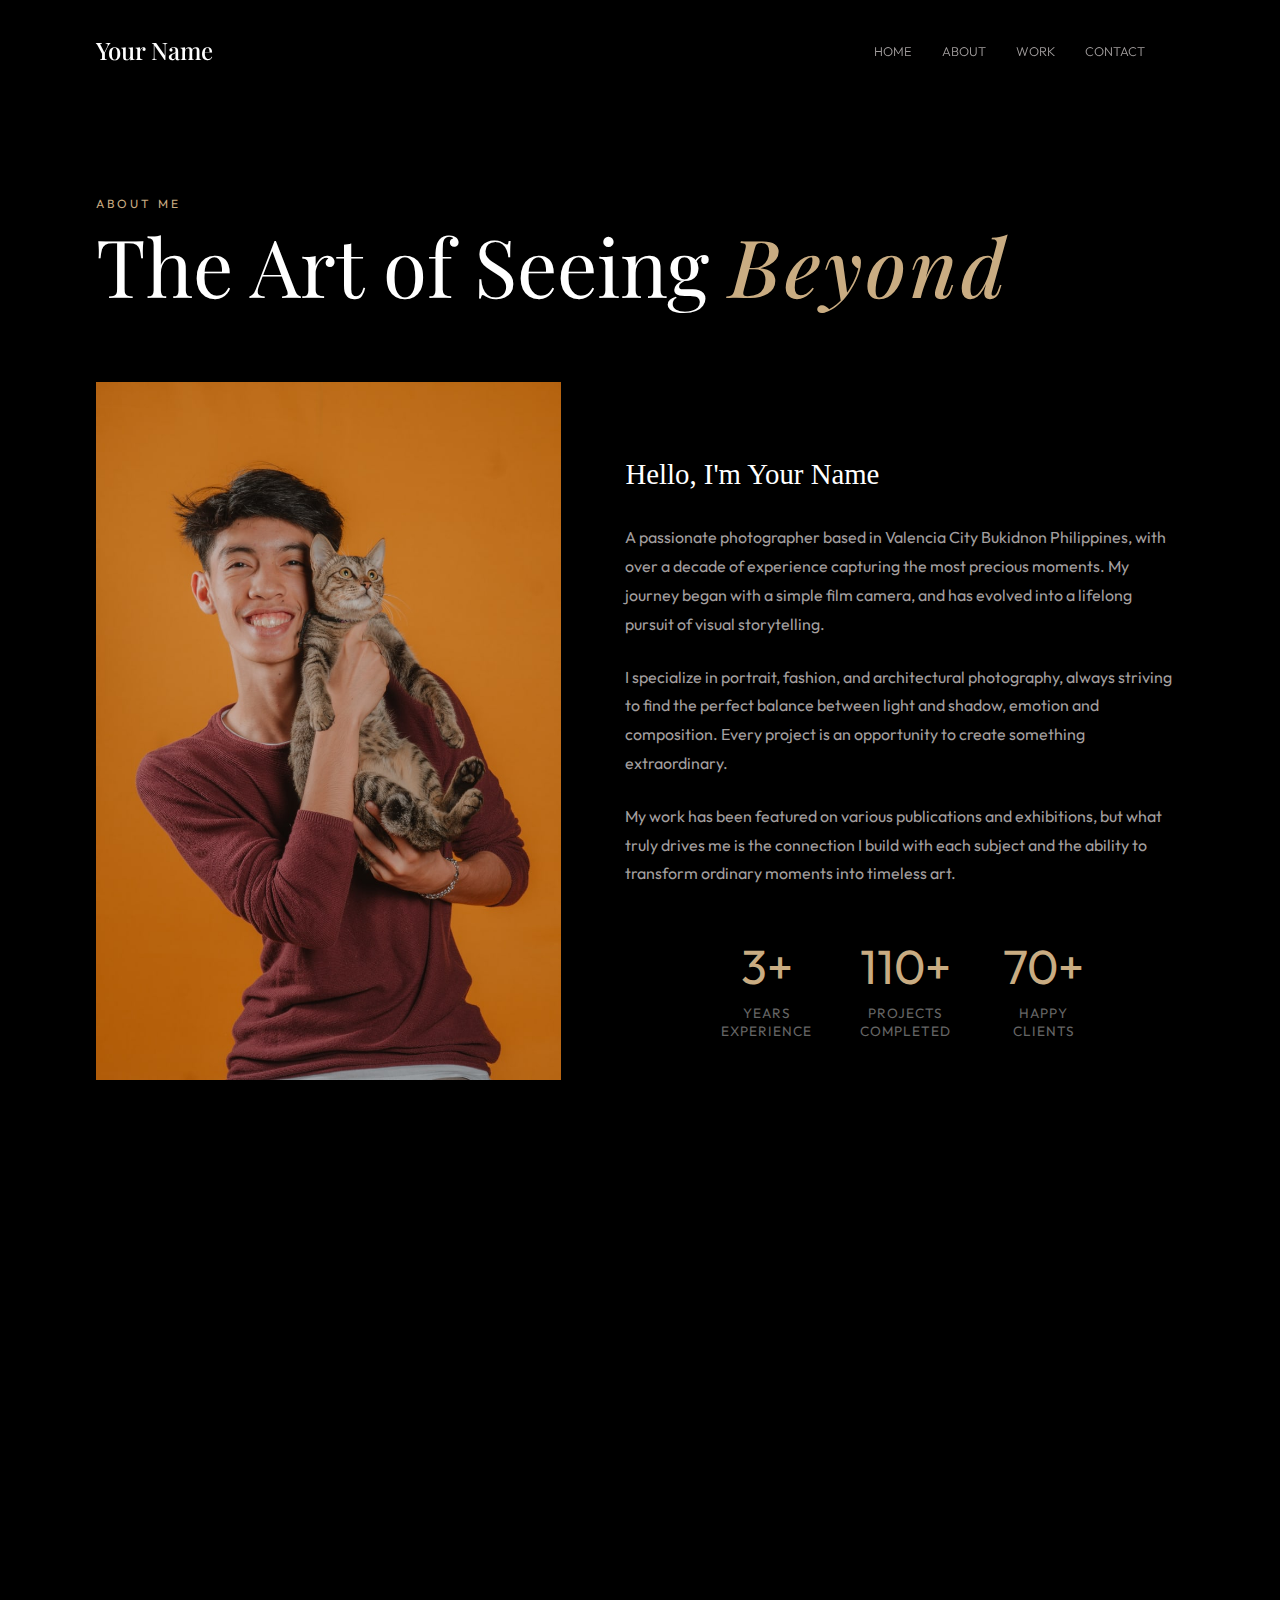
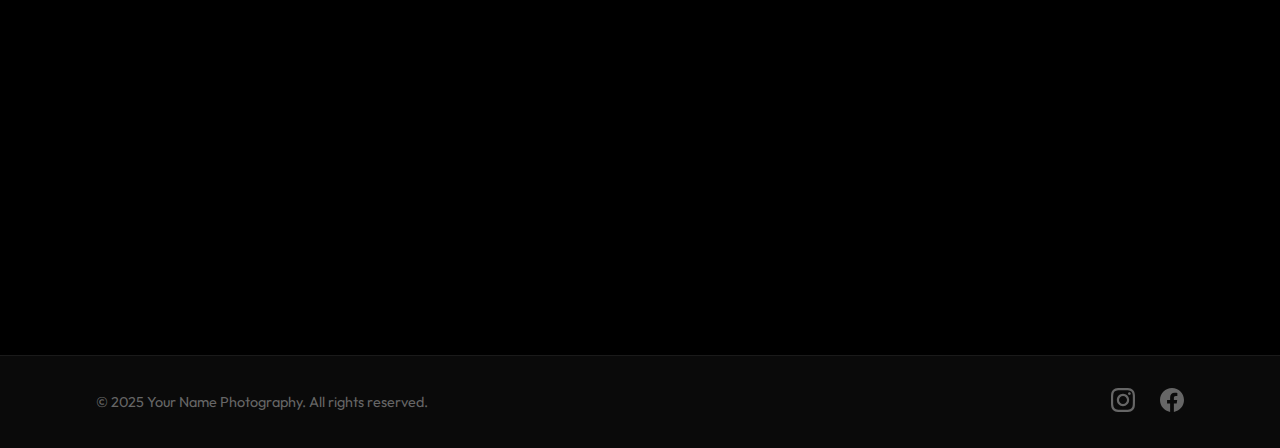
<file: about.html>
<!DOCTYPE html>
<html>
    <head>
        <meta charset="utf-8">
        <meta http-equiv="X-UA-Compatible" content="IE=edge">
        <title>Project-site__001</title>
        <meta name="description" content="Photographer's Portfolio">
        <meta name="viewport" content="width=device-width, initial-scale=1">
        <link rel="stylesheet" href="stylesheet.css">
    </head>
    <body>
        <nav>
                <a href="/">
                    <h1 class="logo-text">Your Name</h1>
                </a>

                <div class="hamburger">
                    <span></span>
                    <span></span>
                    <span></span>
                </div>

                <ul class="nav-items">
                    <li><a href="index.html" class="nav-item">Home</a></li>
                    <li><a href="#about" class="nav-item">About</a></li>
                    <li><a href="work.html" class="nav-item">Work</a></li>
                    <li><a href="#contact" class="nav-item">Contact</a></li>
                </ul>
        </nav>
        <main>
            
            <section>
                <!-- About Hero Section -->
<section class="about-hero">
    <p class="about-tag animate-on-scroll">ABOUT ME</p>
    <h1 class="about-title animate-on-scroll">The Art of Seeing <span class="highlight">Beyond</span></h1>

    <div class="about-content">
        <div class="about-image-wrapper fade-left">
            <img src="images/My-photo.jpg" alt="Your name" class="about-image">
        </div>

        <div class="about-text fade-right">
            <h2 class="about-greeting">Hello, I'm Your Name</h2>
            <p>A passionate photographer based in Valencia City Bukidnon Philippines, with over a decade of experience capturing the most precious moments. My journey began with a simple film camera, and has evolved into a lifelong pursuit of visual storytelling.</p>
            
            <p>I specialize in portrait, fashion, and architectural photography, always striving to find the perfect balance between light and shadow, emotion and composition. Every project is an opportunity to create something extraordinary.</p>
            
            <p>My work has been featured on various publications and exhibitions, but what truly drives me is the connection I build with each subject and the ability to transform ordinary moments into timeless art.</p>

            <!-- Stats -->
            <div class="stats-section">
                <div class="stat-item">
                    <div class="stat-number">3+</div>
                    <div class="stat-label">Years Experience</div>
                </div>
                <div class="stat-item">
                    <div class="stat-number">110+</div>
                    <div class="stat-label">Projects Completed</div>
                </div>
                <div class="stat-item">
                    <div class="stat-number">70+</div>
                    <div class="stat-label">Happy Clients</div>
                </div>
            </div>
        </div>
    </div>
</section>

<!-- Philosophy Section -->
<section class="philosophy-section animate-on-scroll">
    <p class="philosophy-tag">MY PHILOSOPHY</p>
    <blockquote class="philosophy-quote">
        "Photography is the art of frozen time... the ability to store emotion and feelings within a frame."
    </blockquote>
    <p class="philosophy-author"> — Your Name</p>
</section>

<!-- Services Section -->
<section class="services-section">
    <div class="services-grid">
        <div class="service-item animate-on-scroll">
            <div class="service-number">01</div>
            <h3 class="service-title">Portrait Photography</h3>
            <p class="service-description">Capturing the essence of individuals through portraits that reveal personality and emotion.</p>
        </div>

        <div class="service-item animate-on-scroll">
            <div class="service-number">02</div>
            <h3 class="service-title">Fashion & Editorial</h3>
            <p class="service-description">Creating striking visual narratives for fashion brands, magazines, and creative campaigns.</p>
        </div>

        <div class="service-item animate-on-scroll">
            <div class="service-number">03</div>
            <h3 class="service-title">Architectural</h3>
            <p class="service-description">Documenting the beauty of design and nature with precision and artistic vision.</p>
        </div>
    </div>
</section>
            </section>
        
        </main>

        <footer>
        <div class="footer-content">
            <p class="copyright">© 2025 Your Name Photography. All rights reserved.</p>
            <div class="social-links">
                <a href="#instagram" aria-label="Instagram">
                    <svg viewBox="0 0 24 24" fill="currentColor" xmlns="http://www.w3.org/2000/svg">
                        <path d="M12 2.163c3.204 0 3.584.012 4.85.07 3.252.148 4.771 1.691 4.919 4.919.058 1.265.069 1.645.069 4.849 0 3.205-.012 3.584-.069 4.849-.149 3.225-1.664 4.771-4.919 4.919-1.266.058-1.644.07-4.85.07-3.204 0-3.584-.012-4.849-.07-3.26-.149-4.771-1.699-4.919-4.92-.058-1.265-.07-1.644-.07-4.849 0-3.204.013-3.583.07-4.849.149-3.227 1.664-4.771 4.919-4.919 1.266-.057 1.645-.069 4.849-.069zm0-2.163c-3.259 0-3.667.014-4.947.072-4.358.2-6.78 2.618-6.98 6.98-.059 1.281-.073 1.689-.073 4.948 0 3.259.014 3.668.072 4.948.2 4.358 2.618 6.78 6.98 6.98 1.281.058 1.689.072 4.948.072 3.259 0 3.668-.014 4.948-.072 4.354-.2 6.782-2.618 6.979-6.98.059-1.28.073-1.689.073-4.948 0-3.259-.014-3.667-.072-4.947-.196-4.354-2.617-6.78-6.979-6.98-1.281-.059-1.69-.073-4.949-.073zm0 5.838c-3.403 0-6.162 2.759-6.162 6.162s2.759 6.163 6.162 6.163 6.162-2.759 6.162-6.163c0-3.403-2.759-6.162-6.162-6.162zm0 10.162c-2.209 0-4-1.79-4-4 0-2.209 1.791-4 4-4s4 1.791 4 4c0 2.21-1.791 4-4 4zm6.406-11.845c-.796 0-1.441.645-1.441 1.44s.645 1.44 1.441 1.44c.795 0 1.439-.645 1.439-1.44s-.644-1.44-1.439-1.44z"/>
                    </svg>
                </a>
                <a href="#facebook" aria-label="Facebook">
                    <svg viewBox="0 0 24 24" fill="currentColor" xmlns="http://www.w3.org/2000/svg">
                        <path d="M24 12.073c0-6.627-5.373-12-12-12s-12 5.373-12 12c0 5.99 4.388 10.954 10.125 11.854v-8.385H7.078v-3.47h3.047V9.43c0-3.007 1.792-4.669 4.533-4.669 1.312 0 2.686.235 2.686.235v2.953H15.83c-1.491 0-1.956.925-1.956 1.874v2.25h3.328l-.532 3.47h-2.796v8.385C19.612 23.027 24 18.062 24 12.073z"/>
                    </svg>
                </a>
            </div>
        </div>
    </footer>

        <script src="index.js" defer></script>
    </body>
</html>
</file>
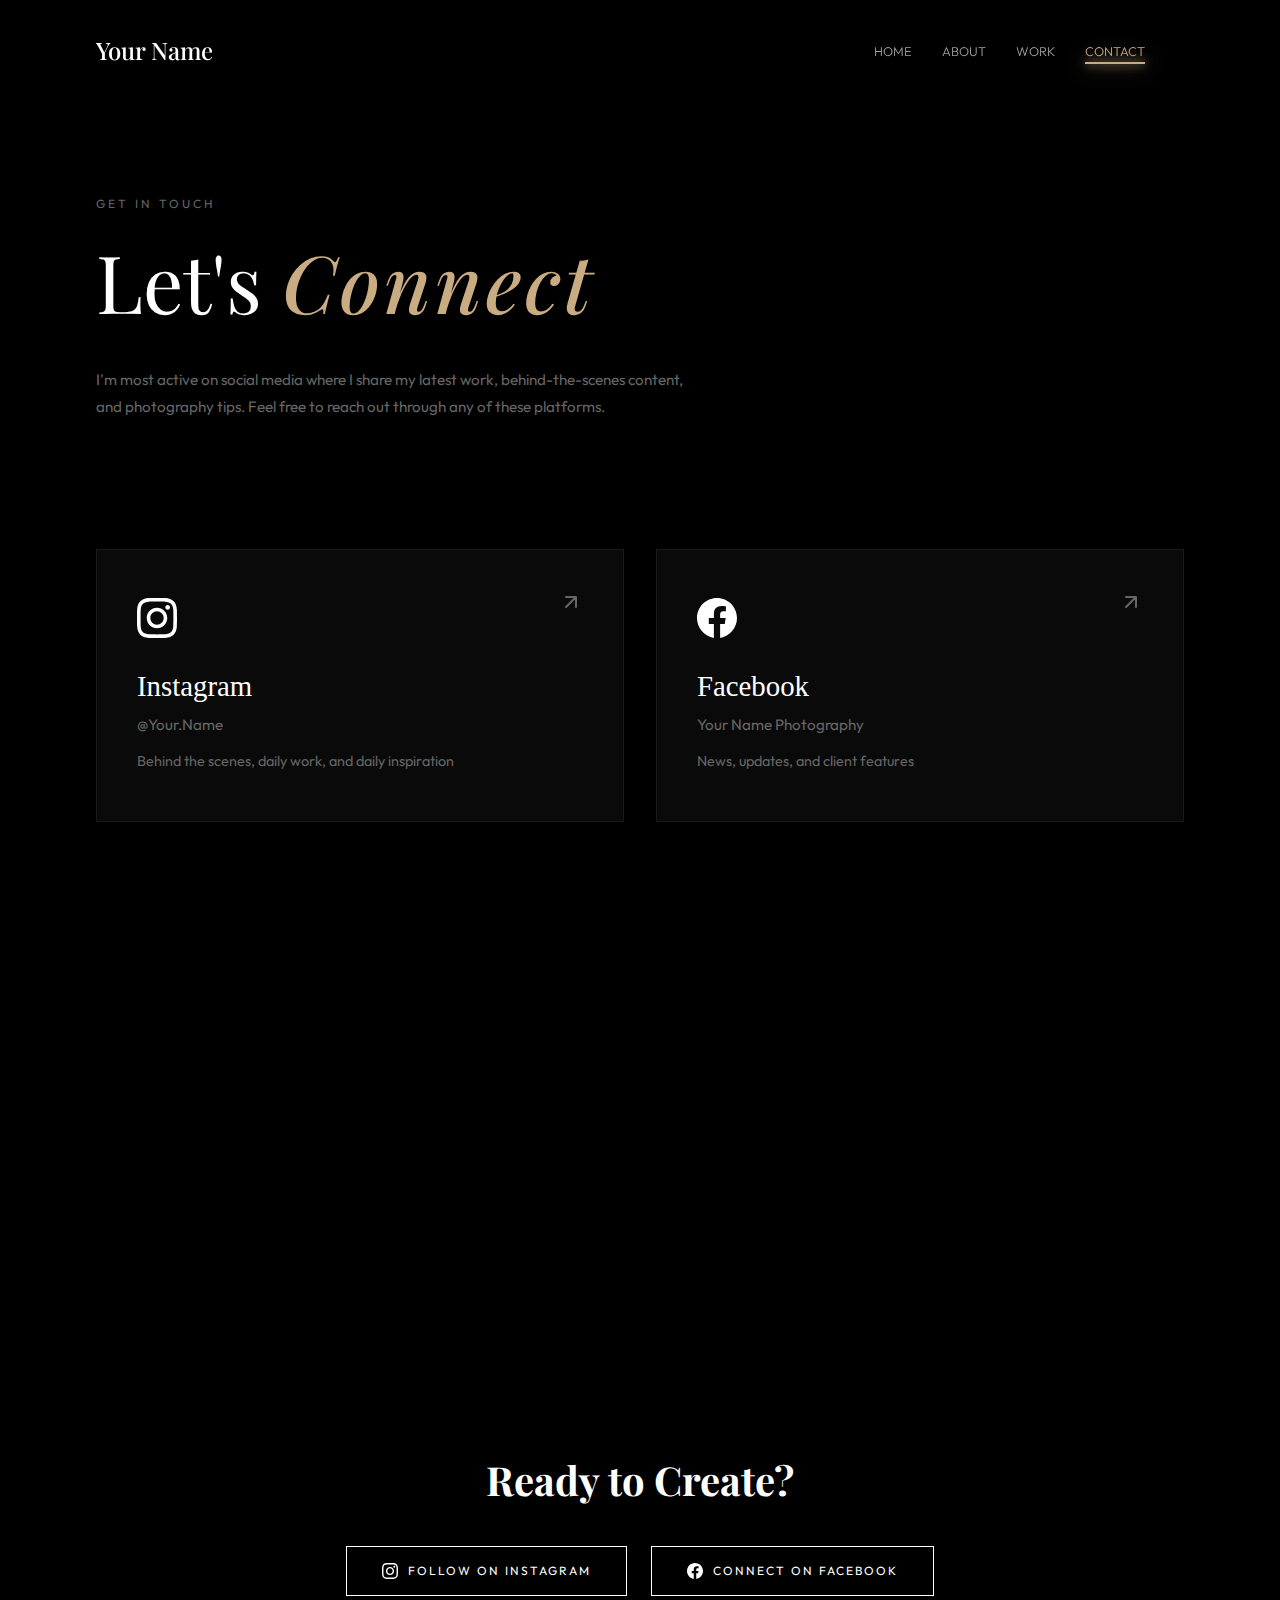
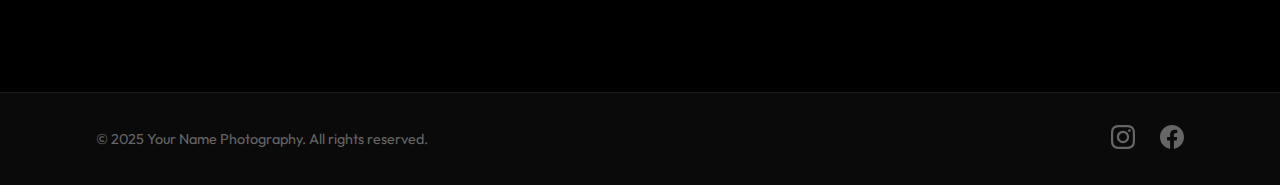
<file: contact.html>
<!DOCTYPE html>
<html>
    <head>
        <meta charset="utf-8">
        <meta http-equiv="X-UA-Compatible" content="IE=edge">
        <title>Project-site__001</title>
        <meta name="description" content="Photographer's Portfolio">
        <meta name="viewport" content="width=device-width, initial-scale=1">
        <link rel="stylesheet" href="stylesheet.css">
    </head>
    <body>
        <nav>
                <a href="/">
                    <h1 class="logo-text">Your Name</h1>
                </a>

                <div class="hamburger">
                    <span></span>
                    <span></span>
                    <span></span>
                </div>

                <ul class="nav-items">
                    <li><a href="index.html" class="nav-item">Home</a></li>
                    <li><a href="about.html" class="nav-item">About</a></li>
                    <li><a href="work.html" class="nav-item">Work</a></li>
                    <li><a href="contact.html" class="nav-item active">Contact</a></li>
                </ul>
        </nav>
        <main>
            <!-- Contact Header -->
    <section class="contact-header">
        <p class="contact-tag animate-on-scroll">GET IN TOUCH</p>
        <h1 class="contact-title animate-on-scroll">Let's <span class="highlight">Connect</span></h1>
        <p class="contact-description animate-on-scroll">
            I'm most active on social media where I share my latest work, behind-the-scenes content, and photography tips. Feel free to reach out through any of these platforms.
        </p>
    </section>

    <!-- Social Cards -->
    <section class="social-cards-grid">
        <a href="https://www.instagram.com/beejoorn.dev_web/" class="social-card scale-up" target="_blank">
            <div class="card-icon">
                <svg viewBox="0 0 24 24" xmlns="http://www.w3.org/2000/svg">
                    <path d="M12 2.163c3.204 0 3.584.012 4.85.07 3.252.148 4.771 1.691 4.919 4.919.058 1.265.069 1.645.069 4.849 0 3.205-.012 3.584-.069 4.849-.149 3.225-1.664 4.771-4.919 4.919-1.266.058-1.644.07-4.85.07-3.204 0-3.584-.012-4.849-.07-3.26-.149-4.771-1.699-4.919-4.92-.058-1.265-.07-1.644-.07-4.849 0-3.204.013-3.583.07-4.849.149-3.227 1.664-4.771 4.919-4.919 1.266-.057 1.645-.069 4.849-.069zm0-2.163c-3.259 0-3.667.014-4.947.072-4.358.2-6.78 2.618-6.98 6.98-.059 1.281-.073 1.689-.073 4.948 0 3.259.014 3.668.072 4.948.2 4.358 2.618 6.78 6.98 6.98 1.281.058 1.689.072 4.948.072 3.259 0 3.668-.014 4.948-.072 4.354-.2 6.782-2.618 6.979-6.98.059-1.28.073-1.689.073-4.948 0-3.259-.014-3.667-.072-4.947-.196-4.354-2.617-6.78-6.979-6.98-1.281-.059-1.69-.073-4.949-.073zm0 5.838c-3.403 0-6.162 2.759-6.162 6.162s2.759 6.163 6.162 6.163 6.162-2.759 6.162-6.163c0-3.403-2.759-6.162-6.162-6.162zm0 10.162c-2.209 0-4-1.79-4-4 0-2.209 1.791-4 4-4s4 1.791 4 4c0 2.21-1.791 4-4 4zm6.406-11.845c-.796 0-1.441.645-1.441 1.44s.645 1.44 1.441 1.44c.795 0 1.439-.645 1.439-1.44s-.644-1.44-1.439-1.44z"/>
                </svg>
            </div>
            <div class="card-arrow">
                <svg viewBox="0 0 24 24" fill="none" xmlns="http://www.w3.org/2000/svg">
                    <path d="M7 17L17 7M17 7H7M17 7V17" stroke-width="2" stroke-linecap="round" stroke-linejoin="round"/>
                </svg>
            </div>
            <h3 class="card-title">Instagram</h3>
            <p class="card-handle">@Your.Name</p>
            <p class="card-description">Behind the scenes, daily work, and daily inspiration</p>
        </a>

        <a href="https://www.facebook.com/HervyTanamal" class="social-card scale-up" target="_blank">
            <div class="card-icon">
                <svg viewBox="0 0 24 24" xmlns="http://www.w3.org/2000/svg">
                    <path d="M24 12.073c0-6.627-5.373-12-12-12s-12 5.373-12 12c0 5.99 4.388 10.954 10.125 11.854v-8.385H7.078v-3.47h3.047V9.43c0-3.007 1.792-4.669 4.533-4.669 1.312 0 2.686.235 2.686.235v2.953H15.83c-1.491 0-1.956.925-1.956 1.874v2.25h3.328l-.532 3.47h-2.796v8.385C19.612 23.027 24 18.062 24 12.073z"/>
                </svg>
            </div>
            <div class="card-arrow">
                <svg viewBox="0 0 24 24" fill="none" xmlns="http://www.w3.org/2000/svg">
                    <path d="M7 17L17 7M17 7H7M17 7V17" stroke-width="2" stroke-linecap="round" stroke-linejoin="round"/>
                </svg>
            </div>
            <h3 class="card-title">Facebook</h3>
            <p class="card-handle">Your Name Photography</p>
            <p class="card-description">News, updates, and client features</p>
        </a>
    </section>

    <!-- Location Section -->
    <section class="location-section">
        <div class="location-content fade-left">
            <h2 class="location-title">Based in Valencia City, Philippines</h2>
            <p class="location-description">
                Available for projects worldwide. Whether you're looking for portrait sessions, commercial shoots, or creative collaborations, I'd love to hear about your vision.
            </p>
            <div class="info-item">
                <div class="info-label">Response Time</div>
                <div class="info-value">Within 24-48 hours</div>
            </div>
            <div class="info-item">
                <div class="info-label">Availability</div>
                <div class="info-value">Currently accepting bookings for 2025</div>
            </div>
        </div>

        <div class="location-quote fade-right">
            <p class="quote-text">
                "The best way to start our conversation is through a DM on Instagram or a message on Facebook. I check both platforms daily and love connecting with fellow creatives and potential clients alike."
            </p>
            <p class="quote-author">— Your Name</p>
        </div>
    </section>

    <!-- CTA Section -->
    <section class="contact-cta-section">
        <h2 class="cta-title">Ready to Create?</h2>
        <div class="cta-buttons">
            <a href="https://www.instagram.com/beejoorn.dev_web/" class="cta-button" target="_blank">
                <svg viewBox="0 0 24 24" fill="currentColor" xmlns="http://www.w3.org/2000/svg">
                    <path d="M12 2.163c3.204 0 3.584.012 4.85.07 3.252.148 4.771 1.691 4.919 4.919.058 1.265.069 1.645.069 4.849 0 3.205-.012 3.584-.069 4.849-.149 3.225-1.664 4.771-4.919 4.919-1.266.058-1.644.07-4.85.07-3.204 0-3.584-.012-4.849-.07-3.26-.149-4.771-1.699-4.919-4.92-.058-1.265-.07-1.644-.07-4.849 0-3.204.013-3.583.07-4.849.149-3.227 1.664-4.771 4.919-4.919 1.266-.057 1.645-.069 4.849-.069zm0-2.163c-3.259 0-3.667.014-4.947.072-4.358.2-6.78 2.618-6.98 6.98-.059 1.281-.073 1.689-.073 4.948 0 3.259.014 3.668.072 4.948.2 4.358 2.618 6.78 6.98 6.98 1.281.058 1.689.072 4.948.072 3.259 0 3.668-.014 4.948-.072 4.354-.2 6.782-2.618 6.979-6.98.059-1.28.073-1.689.073-4.948 0-3.259-.014-3.667-.072-4.947-.196-4.354-2.617-6.78-6.979-6.98-1.281-.059-1.69-.073-4.949-.073zm0 5.838c-3.403 0-6.162 2.759-6.162 6.162s2.759 6.163 6.162 6.163 6.162-2.759 6.162-6.163c0-3.403-2.759-6.162-6.162-6.162zm0 10.162c-2.209 0-4-1.79-4-4 0-2.209 1.791-4 4-4s4 1.791 4 4c0 2.21-1.791 4-4 4zm6.406-11.845c-.796 0-1.441.645-1.441 1.44s.645 1.44 1.441 1.44c.795 0 1.439-.645 1.439-1.44s-.644-1.44-1.439-1.44z"/>
                </svg>
                FOLLOW ON INSTAGRAM
            </a>
            <a href="https://www.facebook.com/HervyTanamal" class="cta-button" target="_blank">
                <svg viewBox="0 0 24 24" fill="currentColor" xmlns="http://www.w3.org/2000/svg">
                    <path d="M24 12.073c0-6.627-5.373-12-12-12s-12 5.373-12 12c0 5.99 4.388 10.954 10.125 11.854v-8.385H7.078v-3.47h3.047V9.43c0-3.007 1.792-4.669 4.533-4.669 1.312 0 2.686.235 2.686.235v2.953H15.83c-1.491 0-1.956.925-1.956 1.874v2.25h3.328l-.532 3.47h-2.796v8.385C19.612 23.027 24 18.062 24 12.073z"/>
                </svg>
                CONNECT ON FACEBOOK
            </a>
        </div>
    </section>
        </main>

        <footer>
        <div class="footer-content">
            <p class="copyright">© 2025 Your Name Photography. All rights reserved.</p>
            <div class="social-links">
                <a href="https://www.instagram.com/beejoorn.dev_web/" aria-label="Instagram">
                    <svg viewBox="0 0 24 24" fill="currentColor" xmlns="http://www.w3.org/2000/svg">
                        <path d="M12 2.163c3.204 0 3.584.012 4.85.07 3.252.148 4.771 1.691 4.919 4.919.058 1.265.069 1.645.069 4.849 0 3.205-.012 3.584-.069 4.849-.149 3.225-1.664 4.771-4.919 4.919-1.266.058-1.644.07-4.85.07-3.204 0-3.584-.012-4.849-.07-3.26-.149-4.771-1.699-4.919-4.92-.058-1.265-.07-1.644-.07-4.849 0-3.204.013-3.583.07-4.849.149-3.227 1.664-4.771 4.919-4.919 1.266-.057 1.645-.069 4.849-.069zm0-2.163c-3.259 0-3.667.014-4.947.072-4.358.2-6.78 2.618-6.98 6.98-.059 1.281-.073 1.689-.073 4.948 0 3.259.014 3.668.072 4.948.2 4.358 2.618 6.78 6.98 6.98 1.281.058 1.689.072 4.948.072 3.259 0 3.668-.014 4.948-.072 4.354-.2 6.782-2.618 6.979-6.98.059-1.28.073-1.689.073-4.948 0-3.259-.014-3.667-.072-4.947-.196-4.354-2.617-6.78-6.979-6.98-1.281-.059-1.69-.073-4.949-.073zm0 5.838c-3.403 0-6.162 2.759-6.162 6.162s2.759 6.163 6.162 6.163 6.162-2.759 6.162-6.163c0-3.403-2.759-6.162-6.162-6.162zm0 10.162c-2.209 0-4-1.79-4-4 0-2.209 1.791-4 4-4s4 1.791 4 4c0 2.21-1.791 4-4 4zm6.406-11.845c-.796 0-1.441.645-1.441 1.44s.645 1.44 1.441 1.44c.795 0 1.439-.645 1.439-1.44s-.644-1.44-1.439-1.44z"/>
                    </svg>
                </a>
                <a href="https://www.facebook.com/HervyTanamal" aria-label="Facebook">
                    <svg viewBox="0 0 24 24" fill="currentColor" xmlns="http://www.w3.org/2000/svg">
                        <path d="M24 12.073c0-6.627-5.373-12-12-12s-12 5.373-12 12c0 5.99 4.388 10.954 10.125 11.854v-8.385H7.078v-3.47h3.047V9.43c0-3.007 1.792-4.669 4.533-4.669 1.312 0 2.686.235 2.686.235v2.953H15.83c-1.491 0-1.956.925-1.956 1.874v2.25h3.328l-.532 3.47h-2.796v8.385C19.612 23.027 24 18.062 24 12.073z"/>
                    </svg>
                </a>
            </div>
        </div>
    </footer>

        <script src="index.js" defer></script>
    </body>
</html>
</file>
<file: stylesheet.css>
@import url('https://fonts.googleapis.com/css2?family=Playfair+Display:ital,wght@0,400;0,500;0,600;0,700;1,400;1,500&family=Outfit:wght@300;400;500;600&display=swap');

* {
    margin: 0;
    padding: 0;
    box-sizing: border-box;
}

html {
    scroll-behavior: smooth;
}

body {
    background-color: #000000;
}

/*----------------- navbar---------------  */
nav {
    display:  flex;
    justify-content: space-between;
    align-items: center;
    padding: 2rem 6rem ;
    background-color: transparent;

    position: sticky;
    top: 0;
    z-index: 999;
}


.nav-item {
    margin: 0 15px;
    font-size: .8rem;
    font-weight: 300;
    color: #a39f9f;
    text-transform: uppercase;
    cursor: pointer;
}

.nav-items {
    display: flex;
    justify-content: space-between;
    align-items: center;
    padding: .5rem 1.5rem;
    list-style: none;
    font-family: 'Outfit', sans-serif;
}

.nav-item:hover {
    color: #ffffff;
    transition: color 0.3s;
}

nav a {
    text-decoration: none;
}

.logo-text {
    font-family: "Playfair Display";
    color: white;
    font-size: 1.5rem;
    font-weight: 500;
}

.nav-item.active {
    color: #C9AC82;
    position: relative;
}

.nav-item.active::after {
    content: '';
    position: absolute;
    bottom: -5px;
    left: 0;
    width: 100%;
    height: 2px;
    background-color: #C9AC82;
    box-shadow: 0 0 10px #C9AC82, 0 0 20px #C9AC82;
}
/*----------- hamburger menu ---------- */
.hamburger {
            display: none;
            flex-direction: column;
            cursor: pointer;
            z-index: 1000;
        }

        .hamburger span {
            width: 25px;
            height: 2px;
            background-color: #ffffff;
            margin: 4px 0;
            transition: all 0.3s ease;
            border-radius: 2px;
        }

        /* Hamburger to X animation */
        .hamburger.active span:nth-child(1) {
            transform: rotate(45deg) translate(8px, 8px);
        }

        .hamburger.active span:nth-child(2) {
            opacity: 0;
        }

        .hamburger.active span:nth-child(3) {
            transform: rotate(-45deg) translate(8px, -8px);
        }

/*----------- hamburger menu ---------- */


/*----------- nav bar---------- */


/* --------- Hero section ---------- */
.hero-section {
    background-image: linear-gradient(rgba(0, 0, 0, 0.7
    
    
    
    ), rgba(0, 0, 0, 0.7)), url(https://images.unsplash.com/photo-1534528741775-53994a69daeb?q=80&w=764&auto=format&fit=crop&ixlib=rb-4.1.0&ixid=M3wxMjA3fDB8MHxwaG90by1wYWdlfHx8fGVufDB8fHx8fA%3D%3D);
    min-height: 100vh;
    background-size: cover;
    background-position: center center;
    background-repeat: no-repeat;

    display: flex;
    flex-direction: column;
    justify-content: center;
    align-items: flex-start;

    color: white;
    text-align: center;
    padding: 0 6rem;
}

.hero-section h2 {
    font-size: 5.5rem;
    font-family: 'Playfair Display';
    color: #f7f3e8;
    line-height: 0.95;
    margin-bottom: 2rem;
    font-weight: 500;

    display: flex;
    flex-direction: column;
    align-items: flex-start;
    text-transform: capitalize;
}

.highlight {
    color: #C9AC82;
    font-style: italic; 
    font-weight: 500;
    letter-spacing: 4px;
}

.page-tag {
    font-family: 'Outfit';
    color: #C9AC82;
    font-size: .9rem;
    font-weight: 350;
    letter-spacing: 3px;
    
    text-transform: uppercase;
}

.hero-subtext {
    max-width: 450px;
    width: 100%;

    font-family: 'Outfit';
    font-size: 1rem;
    text-transform: capitalize;
    color: #C9AC82;
    font-weight: 100;

    text-align: left;
    margin-bottom: 2rem;
}

.landing-btn {
    display: inline-flex;
    align-items: center;
    justify-content: center;
    gap: 12px;
    padding: 1rem 1.5rem;
    background-color: transparent;
    border: 1px solid #ffffff;
    color: #ffffff;
    font-family: 'Outfit';
    font-size: .8rem;
    font-weight: 150;
    letter-spacing: 2px;
    text-transform: uppercase;
    cursor: pointer;
    transition: all 0.3s ease;
    text-decoration: none;
}

.landing-btn:hover {
    background-color: #ffffff;
    color: #000000;
}
/* --------- Hero section ---------- */

/* --------- Work section ---------- */
.selected-works {
    padding-top: 6rem;
    background-color: #0a0a0a;
}

.featured-header {
    display: flex;
    justify-content: space-between;
    align-items: center;
    padding: 2rem 6rem;
}

.featured-titles {
    display: flex;
    flex-direction: column;
}

.section-title {
    font-family: 'Playfair Display';
    font-size: 3rem;
    color: white;
    font-weight: 500;
    margin: 0;
}

.see-all {
    display: inline-flex;
    align-items: center;
    gap: 10px;
    font-family: 'Outfit';
    font-size: 0.9rem;
    font-weight: 110;
    letter-spacing: 2px;
    color: #ffffff;
    text-decoration: none;
    text-transform: uppercase;
    transition: color 0.3s ease;
}

.see-all:hover {
    color: #C9AC82;
}

.see-all svg {
    transition: transform 0.3s ease;
}

.see-all:hover svg {
    transform: translateX(5px);
}

.featured-works {
    background-color: #0a0a0a;
    padding: 4rem 6rem;
}

.works-grid {
    display: grid;
    grid-template-columns: repeat(3, 1fr);
    gap: 20px;
}

.work-item {
    position: relative;
    overflow: hidden;
    aspect-ratio: 3/4;
    cursor: pointer;
}

.work-item img {
    width: 100%;
    height: 100%;
    object-fit: cover;
    transition: transform 0.5s ease;
}

.work-overlay {
    position: absolute;
    bottom: 0;
    left: 0;
    right: 0;
    padding: 2rem;
    background: linear-gradient(to top, rgba(0, 0, 0, 0.8) 0%, rgba(0, 0, 0, 0.4) 50%, transparent 100%);
    transform: translateY(100%);
    transition: transform 0.5s ease;
}

.work-category {
    font-family: 'Outfit', sans-serif;
    font-size: 0.75rem;
    letter-spacing: 2px;
    color: #C9AC82;
    margin-bottom: 0.5rem;
    text-transform: uppercase;
}

.work-title {
    font-family: 'Playfair Display', serif;
    font-size: 2rem;
    color: #ffffff;
    margin: 0;
    font-weight: 500;
}

.work-item:hover img {
    transform: scale(1.1);
}

.work-item:hover .work-overlay {
    transform: translateY(0);
}

/* Responsive */
@media (max-width: 1024px) {
    .works-grid {
        grid-template-columns: repeat(2, 1fr);
    }
}

@media (max-width: 640px) {
    .works-grid {
        grid-template-columns: 1fr;
    }
}
/* --------- work section ---------- */

/* --------- CTA section ---------- */
.cta-section {
            background-color: #0a0a0a;
            padding: 6rem 2rem;
            text-align: center;
        }

        .cta-heading {
            font-family: 'Playfair Display';
            font-size: 4rem;
            color: #ffffff;
            font-weight: 400;
            margin-bottom: 2rem;
            line-height: 1.2;
        }

        .cta-heading .highlight {
            color: #C9AC82;
            font-style: italic;
        }

        .cta-description {
            font-family: 'Outfit';
            font-size: 1.1rem;
            color: #a39f9f;
            max-width: 700px;
            margin: 0 auto 3rem;
            line-height: 1.6;
        }

        .cta-button {
            display: inline-flex;
            align-items: center;
            gap: 12px;
            padding: 18px 50px;
            background-color: #ffffff;
            border: none;
            color: #0a0a0a;
            font-family: 'Outfit';
            font-size: 0.85rem;
            font-weight: 400;
            letter-spacing: 2px;
            text-transform: uppercase;
            text-decoration: none;
            cursor: pointer;
            transition: all 0.3s ease;
        }

        .cta-button:hover {
            background-color: #C9AC82;
            transform: translateY(-2px);
        }

        .cta-button svg {
            transition: transform 0.3s ease;
        }

        .cta-button:hover svg {
            transform: translateX(5px);
        }
/* --------- CTA section ---------- */

/* --------- Footer section ---------- */
footer {
    background-color: #0a0a0a;
    border-top: 1px solid #1a1a1a;
    padding: 2rem 6rem;
}

.footer-content {
    /* Remove max-width and margin: 0 auto */
    display: flex;
    justify-content: space-between;
    align-items: center;
}

.copyright {
    font-family: 'Outfit';
    font-size: 0.9rem;
    color: #666666;
}

.social-links {
    display: flex;
    gap: 25px;
}

.social-links a {
    color: #666666;
    transition: color 0.3s ease;
    text-decoration: none;
}

.social-links a:hover {
    color: #C9AC82;
}

.social-links svg {
    width: 24px;
    height: 24px;
}
/* --------- Footer section ---------- */

/* --------- About page ---------- */

        .about-hero {
            padding: 6rem 6rem 4rem;
        }

        .about-tag {
            font-size: 0.75rem;
            font-family: 'Outfit';
            letter-spacing: 3px;
            color: #C9AC82;
            /* margin-bottom: .3rem; */
            text-transform: uppercase;
        }

        .about-title {
            font-family: 'Playfair Display';
            font-size: 5rem;
            font-weight: 400;
            margin-bottom: 4rem;
            color: white;
        }

        .about-title .highlight {
            color: #C9AC82;
            font-style: italic;
        }

        /* About Content Grid */
        .about-content {
            display: grid;
            grid-template-columns: 1fr 1.2fr;
            gap: 4rem;
            align-items: center;
            margin-bottom: 6rem;
        }
        .about-image-wrapper {
            position: relative;
        }

        .about-image {
            width: 100%;
            height: auto;
        }

        .about-text {
            padding-top: 2rem;
        }

        .about-greeting {
            font-size: 1.8rem;
            font-weight: 500;
            margin-bottom: 2rem;
            color: #ffffff;
        }

        .about-text p {
            font-size: 1rem;
            font-family: 'Outfit';
            line-height: 1.8;
            color: #a39f9f;
            margin-bottom: 1.5rem;
        }

        /* Stats Section */
        .stats-section {
            display: grid;
            grid-template-columns: repeat(3, 1fr);
            gap: 3rem;
            margin-top: 3rem;
            padding: 0 6rem;
        }

        .stat-item {
            text-align: center;
        }

        .stat-number {
            font-family: 'Outfit';
            font-size: 3rem;
            color: #C9AC82;
            margin-bottom: 0.5rem;
        }

        .stat-label {
            font-size: 0.85rem;
            font-family: 'Outfit';
            letter-spacing: 1px;
            color: #666666;
            text-transform: uppercase;
        }

        /* Philosophy Section */
        .philosophy-section {
            background-color: #0a0a0a;
            padding: 4rem 6rem;
            text-align: center;
            border-top: 1px solid #1a1a1a;
            border-bottom: 1px solid #1a1a1a;
            margin-bottom: 6rem;
        }

        .philosophy-tag {
            font-size: 0.75rem;
            font-family: 'Outfit';
            letter-spacing: 3px;
            color: #C9AC82;
            margin-bottom: 2rem;
            text-transform: uppercase;
        }

        .philosophy-quote {
            font-family: 'Playfair Display';
            font-size: 2rem;
            font-style: italic;
            line-height: 1.6;
            max-width: 800px;
            margin: 0 auto 1rem;
            color: #ffffff;
        }

        .philosophy-author {
            font-size: 0.9rem;
            font-family: 'Outfit';
            color: #666666;
        }

        /* Services Section */
        .services-section {
            font-family: 'Outfit';
            padding: 2rem 6rem 6rem;
        }

        .services-grid {
            display: grid;
            grid-template-columns: repeat(3, 1fr);
            gap: 4rem;
        }

        .service-item {
            text-align: left;
        }

        .service-number {
            font-family: 'Playfair Display';
            font-size: 2.5rem;
            color: #C9AC82;
            margin-bottom: 1.5rem;
        }

        .service-title {
            font-family: 'Playfair Display';
            font-size: 1.3rem;
            font-weight: 500;
            margin-bottom: 1rem;
            color: #ffffff;
        }

        .service-description {
            font-size: 0.95rem;
            line-height: 1.7;
            color: #666666;
        }
/* --------- About page ---------- */


/* --------- RESPONSIVE ---------- */
        /* --------- INDEX FEATURED WORKS ---------- */
        @media (max-width: 1024px) {
            .about-content {
                grid-template-columns: 1fr;
                gap: 3rem;
            }

            .stats-section {
                grid-template-columns: repeat(3, 1fr);
                gap: 2rem;
            }

            .services-grid {
                grid-template-columns: 1fr;
                gap: 3rem;
            }
        }

        @media (max-width: 768px) {
            .about-title {
                font-size: 2.5rem;
            }

            .about-greeting {
                font-size: 1.5rem;
            }

            .stat-number {
                font-size: 2rem;
            }

            .philosophy-quote {
                font-size: 1.5rem;
            }

            .stats-section {
                grid-template-columns: 1fr;
            }
        }
        /* --------- INDEX FEATURED WORKS ---------- */

        /* --------- Works ---------- */
        @media (max-width: 1024px) {
            .portfolio-grid {
                grid-template-columns: repeat(2, 1fr);
            }

            .portfolio-item:nth-child(1),
            .portfolio-item:nth-child(3),
            .portfolio-item:nth-child(5) {
                grid-row: span 1;
                aspect-ratio: 4/3;
            }
        }

        @media (max-width: 640px) {
            .portfolio-title {
                font-size: 2.5rem;
            }

            .portfolio-grid {
                grid-template-columns: 1fr;
            }

            .filter-tabs {
                gap: 1rem;
                overflow-x: auto;
            }
        }

/* --------- Works page ---------- */
        .portfolio-header {
            padding: 6rem 6rem 3rem;  
        }

        .portfolio-tag {
            font-size: .85rem;
            font-family: 'Outfit';
            letter-spacing: 3px;
            color: #C9AC82;
            margin-bottom: 1rem;
            text-transform: uppercase;
        }

        .portfolio-title {
            font-family: 'Playfair Display';
            font-size: 5rem;
            font-weight: 400;
            margin-bottom: 3rem;
            color: white;
        }

        .portfolio-title .highlight {
            color: #C9AC82;
            font-style: italic;
        }

        /* Filter Tabs */
        /* Filter Tabs */
.filter-tabs {
    display: flex;
    gap: 2rem;
    margin-bottom: 4rem;
    border-bottom: 1px solid #1a1a1a;

}
        .filter-tab {
            font-size: 0.85rem;
            letter-spacing: 1px;
            color: #666666;
            text-transform: uppercase;
            padding-bottom: 1rem;
            cursor: pointer;
            transition: color 0.3s ease;
            border: none;
            background: none;
        }

        .filter-tab.active {
            color: #C9AC82;
            border-bottom: 2px solid #C9AC82;
        }

        .filter-tab:hover {
            color: #ffffff;
        }

        /* Portfolio Grid */
        .portfolio-grid {
            display: grid;
            grid-template-columns: repeat(3, 1fr);
            gap: 20px;
            padding: 0 6rem 6rem;  
        }


        .portfolio-item {
            position: relative;
            overflow: hidden;
            cursor: pointer;
            background-color: #0a0a0a;
        }

.portfolio-item:nth-child(6n + 1), 
.portfolio-item:nth-child(6n + 3), 
.portfolio-item:nth-child(6n + 5) {
    grid-row: span 2;
    aspect-ratio: 3/4;
}

.portfolio-item:nth-child(6n + 2), 
.portfolio-item:nth-child(6n) {
    aspect-ratio: 4/3;
}

.portfolio-item:nth-child(6n + 4) {
    aspect-ratio: 16/9;
}

        .portfolio-item img {
            width: 100%;
            height: 100%;
            object-fit: cover;
            transition: transform 0.5s ease;
        }

        .portfolio-item:hover img {
            transform: scale(1.1);
        }

        .portfolio-overlay {
    position: absolute;
    bottom: 0;
    left: 0;
    right: 0;
    padding: 2rem;
    background: linear-gradient(to top, rgba(0, 0, 0, 0.8) 0%, rgba(0, 0, 0, 0.4) 50%, transparent 100%);
    transform: translateY(100%);
    transition: transform 0.5s ease;
}

        .portfolio-item:hover .portfolio-overlay {
    transform: translateY(0);
}

        .overlay-category {
    font-size: 0.75rem;
    font-family: 'Outfit';
    letter-spacing: 2px;
    color: #C9AC82;
    margin-bottom: 0.5rem;
    text-transform: uppercase;
}

        .overlay-title {
    font-family: 'Playfair Display';
    font-size: 2rem;
    color: #ffffff;
    font-weight: 500;
    margin: 0;
}

        .portfolio-item.hidden {
            display: none;
        }
/* --------- Works page ---------- */

/* --------- Contact page ---------- */
/* Contact Header */
        .contact-header {
            padding: 6rem 6rem 4rem; 
        }

        .contact-tag {
            font-size: 0.75rem;
            font-family: 'Outfit';
            letter-spacing: 3px;
            color: #666666;
            margin-bottom: 1rem;
            text-transform: uppercase;
        }

        .contact-title {
            font-family: 'Playfair Display';
            color: white;
            font-size: 5rem;
            font-weight: 400;
            margin-bottom: 2rem;
        }

        .contact-title .highlight {
            color: #C9AC82;
            font-style: italic;
        }

        .contact-description {
            font-size: 0.95rem;
            font-family: 'Outfit';
            line-height: 1.8;
            color: #666666;
            margin-bottom: 4rem;
            max-width: 600px;
        }

        /* Social Cards Grid */
        .social-cards-grid {
            display: grid;
            grid-template-columns: repeat(2, 1fr);
            gap: 2rem;
            margin-bottom: 6rem;
            padding: 0 6rem; 
        }

        .social-card {
            background-color: #0a0a0a;
            border: 1px solid #1a1a1a;
            padding: 3rem 2.5rem;
            position: relative;
            transition: all 0.3s ease;
            text-decoration: none;
            color: inherit;
            display: block;
        }

        .social-card:hover {
            border-color: #C9AC82;
            transform: translateY(-5px);
        }

        .card-icon {
            width: 40px;
            height: 40px;
            margin-bottom: 2rem;
        }

        .card-icon svg {
            width: 100%;
            height: 100%;
            fill: #ffffff;
        }

        .card-arrow {
            position: absolute;
            top: 2.5rem;
            right: 2.5rem;
            width: 24px;
            height: 24px;
            transition: transform 0.3s ease;
        }

        .card-arrow svg {
            width: 100%;
            height: 100%;
            stroke: #666666;
        }

        .social-card:hover .card-arrow {
            transform: translate(5px, -5px);
        }

        .social-card:hover .card-arrow svg {
            stroke: #C9AC82;
        }

        .card-title {
            font-size: 1.8rem;
            font-weight: 500;
            margin-bottom: 0.75rem;
            color: #ffffff;
        }

        .card-handle {
            font-size: 0.95rem;
            font-family: 'Outfit';
            color: #666666;
            margin-bottom: 1rem;
        }

        .card-description {
            font-size: 0.9rem;
            font-family: 'Outfit';
            color: #666666;
            line-height: 1.6;
        }

        /* Location Section */
        .location-section {
            display: grid;
            grid-template-columns: 1fr 1fr;
            gap: 4rem;
            margin-bottom: 6rem;
            padding: 0 6rem; 
        }       

        .location-content {
            padding-right: 2rem;
        }

        .location-title {
            font-size: 2.5rem;
            font-weight: 500;
            margin-bottom: 2rem;
            color: #ffffff;
        }

        .location-description {
            font-size: 1.1rem;
            font-family: 'Outfit';
            line-height: 1.5;
            color: #666666;
            margin-bottom: 2rem;
        }

        .info-item {
            margin-bottom: 1.5rem;
        }

        .info-label {
            font-size: 0.9rem;
            font-family: 'Outfit';
            letter-spacing: 2px;
            text-transform: uppercase;
            color: #666666;
            margin-bottom: 0.5rem;
        }

        .info-value {
            font-size: 0.95rem;
            font-family: 'Outfit';
            color: #ffffff;
        }

        .location-quote {
            padding-left: 2rem;
            border-left: 2px solid #1a1a1a;
        }

        .quote-text {
            font-family: 'Playfair Display';
            font-size: 1.6rem;
            font-style: italic;
            line-height: 1.7;
            color: #C9AC82;
            margin-bottom: 1.5rem;
        }

        .quote-author {
            font-size: 0.9rem;
            font-family: 'Outfit';
            color: #666666;
        }

        /* CTA Section */
        .contact-cta-section {
            margin-bottom: 0;
            padding: 4rem 6rem 6rem; 
            text-align: center;
        }

        .cta-title {
            font-family: 'Playfair Display';
            font-size: 2.5rem;
            margin-bottom: 2.5rem;
            color: #ffffff;
        }

        .cta-buttons {
            display: flex;
            gap: 1.5rem;
            justify-content: center;
            flex-wrap: wrap;
        }

        .cta-button {
            display: inline-flex;
            align-items: center;
            gap: 10px;
            padding: 16px 35px;
            background-color: transparent;
            border: 1px solid #ffffff;
            color: #ffffff;
            font-family: 'Outfit', sans-serif;
            font-size: 0.75rem;
            font-weight: 400;
            letter-spacing: 2px;
            text-transform: uppercase;
            text-decoration: none;
            cursor: pointer;
            transition: all 0.3s ease;
        }

        .cta-button:hover {
            background-color: #ffffff;
            color: #0a0a0a;
        }

        .cta-button svg {
            width: 16px;
            height: 16px;
        }
/* --------- Contact page ---------- */
        
/* --------- ANIMATIONS ---------- */
/* Smooth fade animation for portfolio items */
.portfolio-item {
    animation: fadeIn 0.5s ease-in-out;
    transition: opacity 0.3s ease, transform 0.3s ease;
}

.portfolio-item.hidden {
    display: none;
    opacity: 0;
}

/* Elements start hidden and animate in */
.animate-on-scroll {
    opacity: 0;
    transform: translateY(30px);
    transition: opacity 0.8s ease-out, transform 0.8s ease-out;
}

.animate-on-scroll.animated {
    opacity: 1;
    transform: translateY(0);
}

.animate-on-scroll:nth-child(1) {
    transition-delay: 0.1s;
}

.animate-on-scroll:nth-child(2) {
    transition-delay: 0.2s;
}

.animate-on-scroll:nth-child(3) {
    transition-delay: 0.3s;
}

.animate-on-scroll:nth-child(4) {
    transition-delay: 0.4s;
}

.animate-on-scroll:nth-child(5) {
    transition-delay: 0.5s;
}

.animate-on-scroll:nth-child(6) {
    transition-delay: 0.6s;
}

/* Fade in from left */
.fade-left {
    opacity: 0;
    transform: translateX(-50px);
    transition: opacity 0.8s ease-out, transform 0.8s ease-out;
}

.fade-left.animated {
    opacity: 1;
    transform: translateX(0);
}

/* Fade in from right */
.fade-right {
    opacity: 0;
    transform: translateX(50px);
    transition: opacity 0.8s ease-out, transform 0.8s ease-out;
}

.fade-right.animated {
    opacity: 1;
    transform: translateX(0);
}

/* Scale up animation */
.scale-up {
    opacity: 0;
    transform: scale(0.9);
    transition: opacity 0.8s ease-out, transform 0.8s ease-out;
}

.scale-up.animated {
    opacity: 1;
    transform: scale(1);
}

/* --------- HERO SECTION ANIMATIONS ---------- */
.hero-section .page-tag {
    opacity: 0;
    animation: fadeInUp 0.8s ease-out 0.2s forwards;
}

.hero-section h2 {
    opacity: 0;
    animation: fadeInUp 0.8s ease-out 0.4s forwards;
}

.hero-subtext {
    opacity: 0;
    animation: fadeInUp 0.8s ease-out 0.6s forwards;
}

.landing-btn {
    opacity: 0;
    animation: fadeInUp 0.8s ease-out 0.8s forwards;
}

@keyframes fadeInUp {
    from {
        opacity: 0;
        transform: translateY(30px);
    }
    to {
        opacity: 1;
        transform: translateY(0);
    }
}
/* --------- HERO SECTION ANIMATIONS ---------- */

@keyframes fadeIn {
    from {
        opacity: 0;
        transform: translateY(20px);
    }
    to {
        opacity: 1;
        transform: translateY(0);
    }
    
}
/* --------- ANIMATIONS ---------- */



/* --------- RESPONSIVE BREAKPOINTS ---------- */
/*====== hamburger menu ======*/
@media (max-width: 768px) {
    nav {
        padding: 1rem 2rem;
    }
    
    .hamburger {
        display: flex;
    }
    
    .nav-items {
        position: fixed;
        left: 0;
        top: 0;
        width: 100%;
        height: 100vh;
        background-color: rgba(10, 10, 10, 0);
        flex-direction: column;
        justify-content: center;
        align-items: center;
        padding: 2rem;
        transform: translateY(-100%);
        transition: transform 0.8s cubic-bezier(0.4, 0, 0.2, 1),
                    background-color 0.8s ease,
                    opacity 0.6s ease;
        opacity: 0;
        pointer-events: none;
    }
    
    .nav-items.active {
        transform: translateY(0);
        background-color: rgba(10, 10, 10, 0.98);
        opacity: 1;
        pointer-events: all;
    }
    
    .nav-items li {
        margin: 1.5rem 0;
        opacity: 0;
        transform: translateY(-30px);
        transition: opacity 0.6s cubic-bezier(0.4, 0, 0.2, 1), 
                    transform 0.6s cubic-bezier(0.4, 0, 0.2, 1);
    }
    
    .nav-items.active li {
        opacity: 1;
        transform: translateY(0);
    }
    
    .nav-items.active li:nth-child(1) {
        transition-delay: 0.3s;
    }
    
    .nav-items.active li:nth-child(2) {
        transition-delay: 0.4s;
    }
    
    .nav-items.active li:nth-child(3) {
        transition-delay: 0.5s;
    }
    
    .nav-items.active li:nth-child(4) {
        transition-delay: 0.6s;
    }
    
    .nav-item {
        font-size: 1.5rem;
        margin: 0;
    }
}
/*====== hamburger menu ======*/


@media (max-width: 900px) { /* tablet breakpoint */
/*---------- navbar ----------*/
    nav {
        padding: 1rem 3rem;
    }
/*---------- navbar ----------*/

/*---------- landing page ----------*/
    .hero-section {
        min-height: 75vh;
        padding: 0rem 3rem;
    }
/*---------- landing page ----------*/

/*---------- about page ----------*/
    .about-hero {
        padding: 6rem 3rem 4rem;
    }
    .about-image {
        min-height: 75vh;
    }

    .about-greeting {
        font-size: 2.5rem;
    }

    .about-text p {
        font-size: 1.4rem;
        line-height: 1.2;
    }

    .stats-section {
        margin-top: 6rem;
    }

    .featured-header {
        padding: 2rem 3rem;
    }

    .featured-works {
        padding: 4rem 3rem;
    }

    .services-section {
        padding: 2rem 3rem 6rem;
    }
/*---------- about page ----------*/

/*---------- work page ----------*/
    .portfolio-header {
        padding: 6rem 3rem 3rem;
    }
    
    .portfolio-grid {
        padding: 0 3rem 6rem;
    }
/*---------- work page ----------*/

/*---------- contact page ----------*/

    .contact-header {
        padding: 6rem 3rem 4rem;
    }

    .contact-tag {
        font-size: .9rem;
        margin-bottom: .3rem;
    }

    .contact-title {
        margin-bottom: 1rem;
    }

    .social-cards-grid {
        padding: 0 3rem;
    }

    .location-section {
        padding: 0 3rem;
    }

    footer {
        padding: 2rem 3rem;
    }
/*---------- contact page ----------*/
}

@media (max-width: 650px) { /* MOBILE breakpoint */
/*---------- navbar ----------*/
    nav {
        padding: 1rem 2rem;
    }
/*---------- navbar ----------*/

/*---------- landing page ----------*/
    .hero-section {
        display: flex;
        flex-direction: column;
        align-items: center;
        justify-content: center;

        min-height: 70vh;
    }

    .hero-section h2 {
        font-size: 5rem;
        align-items: center;
        line-height: 1.2;
        margin-bottom: 1.5rem;
    }

    .hero-subtext {
        text-align: center;
    }
/*---------- landing page ----------*/   

/*---------- selected works section ----------*/
    .selected-works {
        padding-top: 0;
    }

    .section-title {
        margin-bottom: 1.5rem;
    }

    .featured-header {
        display: flex;
        flex-direction: column;
        justify-content: center;
        align-items: center;
        
    }

    .page-tag {
        display: flex;
        justify-content: center;
        margin-bottom: .5rem;
    }

    .featured-works {
        padding: 4rem 2rem;
    }
/*---------- selected works section ----------*/


/*---------- ABOUT page ----------*/  
    .about-hero {
        padding: 6rem 2rem 2rem;
    }

    .about-title {
        margin-bottom: 2rem;
        text-align: center;

    }

    .about-tag {
        font-size: .9rem;
        margin-bottom: 1rem;
        text-align: center;
    }

    .about-image {
        min-height: 55vh;
    }

    .about-text {
        padding-top: 1rem;
        display: flex;
        flex-direction: column;
        align-items: center;
    }

    .about-greeting {
        display: flex;
        justify-content: center;
        align-items: center;
    }

    .about-text p {
        text-align: center;
    }
    
    .stats-section {
        margin-top: 5rem;
    }

    .stat-number {
        font-size: 3.5rem;
    }

    .stat-label {
        font-size: .9rem;
        font-weight: 700;
    }

    .philosophy-section {
        margin-bottom: 3rem;
    }

    .philosophy-tag {
        font-size: .9rem;
        margin-bottom: 1.5rem;
    }

    .philosophy-quote {
        margin: 0 2rem;
        margin-bottom: 1rem;
    }

    .services-section {
        max-width: 600px;
    }

    .service-item {
        text-align: center;
    }

    .service-number {
        font-size: 3rem;
    }

    .service-title {
        font-size: 2rem;
    } 
/*---------- ABOUT page ----------*/  


/*---------- WORKS page ----------*/  
    .portfolio-header {
        padding: 6rem 2rem 3rem;
    }

    .portfolio-tag {
        font-size: .9rem;
        margin-bottom: 0;
        text-align: center;
    }

    .portfolio-title {
        font-size: 4rem;
        text-align: center;
    }

    .filter-tabs {
        margin-bottom: 0;
    }

    .portfolio-grid {
        padding: 0 2rem 6rem;
    }

    .portfolio-overlay {
        padding: 1rem;
    }

    .overlay-category {
        font-size: 0.65rem;
        margin-bottom: 0;
    }

    .overlay-title {
        font-size: 1.5rem;
    }
/*---------- WORKS page ----------*/  

/*---------- CONTACT page ----------*/  
.contact-header {
    padding: 6rem 2rem 4rem;
}

.contact-tag {
    font-size: .9rem;
    font-weight: 800;
    margin-bottom: 0;
    text-align: center;
}

.contact-title {
    font-size: 4rem;
    margin-bottom: 1rem;
    text-align: center;
}

.contact-description {
    max-width: 500px;
    margin-bottom: 1rem;
    text-align: center;
}

.social-cards-grid {
    grid-template-columns: 1fr;
    padding: 0 2rem;
}

.location-section {
    grid-template-columns: 1fr;
}

.location-title {
    text-align: center;
    font-size: 3rem;
    margin-bottom: 1.5rem;
}

.location-description {
    text-align: center;
}

.info-item {
    text-align: center;
    margin: 2rem 0
}

.location-quote {
    text-align: center;
}


/*---------- CONTACT page ----------*/  


/*---------- FOOTER ----------*/  
    footer {
        padding: 2rem 8rem;
    }

    .footer-content {
        flex-direction: column;
        justify-content: center;
        gap: 1rem;
        text-align: center;
    }
/*---------- FOOTER ----------*/  
}
/* --------- RESPONSIVE BREAKPOINTS ---------- */

@media (max-width: 480px) {
    .hero-section {
        padding: 0 3rem;
    }

    .hero-section h2 {
        font-size: 2.6rem;
        margin-bottom: 1rem;
    }

    .page-tag {
        font-size: .45rem;
    }

    .hero-subtext {
        max-width: 200px;
        font-size: .7rem;
    }

    .landing-btn {
        padding: .7rem;
        font-size: .55rem;
    }

    .featured-header {
        padding: 2rem 2rem;
    }

    .section-title {
        font-size: 1.5rem;
    }

    .see-all {
        gap: 6px;
        font-size: .5rem;
    }

    .see-all svg {
        width: 11px;
        height: 9px;
    }

    .featured-works {
        padding: 0 2rem 2rem;
    }

    .work-overlay {
        padding: .85rem;
    } 

    .work-category {
        font-size: .55rem;
        margin-bottom: 0rem;
    }

    .work-title {
        font-size: 1.5rem;
    }

    .cta-section {
        padding: 2rem 2rem;
    }

    .cta-heading {
        font-size: 2.5rem;
        margin-bottom: 1rem;
    }

    .cta-description {
        font-size: .6rem;
        margin: 0 auto 1.3rem;
    }

    .cta-button {
        font-size: .5rem;
        padding: .7rem .55rem;
        gap: 6px;
    }

    .cta-button svg {
        width: 11px;
        height: 9px;
    }

    .copyright {
        font-size: .7rem;
    }

    .social-links {
        gap: 16px;
    }

    .social-links svg {
        width: 20px;
    }

/* ---------------------------- HOME page ------------------------ */







/* ---------------------------- ABOUT page ------------------------ */
    .about-hero {
        padding: 3rem 2rem 4rem;
    }

    .about-tag {
        font-size: .55rem;
    }

    .about-title {
        font-size: 1.5rem;
    }

    .about-greeting {
        font-size: 1.5rem;
        margin-bottom: 1rem;
    }

    .about-text p {
        font-size: .65rem;
        margin-bottom: 1rem;
    }

    .stat-number {
        font-size: 2rem;
        margin-bottom: .3rem;
    }

    .stat-label {
        font-size: .55rem;
        margin: 0;
    }

    .philosophy-section {
        padding: 2rem 2rem;
    }

    .philosophy-tag {
        font-size: 0.55rem;
        margin-bottom: .5rem;
    }

    .philosophy-quote {
        font-size: 1.5rem;
    }

    .philosophy-author {
        font-size: .8rem;
    }

    .service-number {
        font-size: 2rem;
        margin-bottom: 1rem;
    }

    .service-title {
        font-size: 1.3rem;
        margin-bottom: 1rem;
    }

    .service-description {
        font-size: .6rem;
        line-height: 1.3;
    }
/* ---------------------------- ABOUT page ------------------------ */






/* ---------------------------- WORKS page ------------------------ */
    .portfolio-grid {
        padding: 0 2rem 3rem;
    }
    

    .portfolio-header {
        padding: 3rem 2rem 3rem;
    }

    .portfolio-tag {
        font-size: .55rem;
        margin-bottom: .5rem;
    }

    .portfolio-title {
        font-size: 2rem;
        margin-bottom: 3rem;
    }

    .filter-tabs {
        gap: 1.5rem;
        margin-bottom: 0;
    }

    .filter-tab {
        font-size: .7rem;
        padding-bottom: .5rem;
    }

    .portfolio-overlay {
        padding: .5rem;
    }

    .overlay-category {
        font-size: .55rem;
        margin-bottom: 0;
        text-align: center;
        letter-spacing: 0;
    }
    
    .overlay-title {
        font-size: .9rem;
        text-align: center;
    }
/* ---------------------------- WORKS page ------------------------ */






/* ---------------------------- CONTACT page ------------------------ */
    /* .contact-header {

    } */
    
    .contact-tag {
        font-size: .55rem;
        margin-bottom: .3rem;
    }

    .contact-title {
        font-size: 2rem;
        margin-bottom: 1rem;
    }

    .contact-description {
        font-size: .7rem;
        line-height: 1.5;
        margin-bottom: 2rem;
    }

    .location-title {
        font-size: 1.5rem;
        margin-bottom: 1rem;
    }

    .location-description {
        font-size: .7rem;
        margin-bottom: 3rem;
    }

    .info-item {
        margin-bottom: 1rem;
    }

    .info-label {
        font-size: .7rem;
    }

    .info-value {
        font-size: .65rem;
    }

    .location-section {
        grid-template-columns: 1fr;
        gap: 3rem;
        padding: 0 2rem;
    }

    .location-content {
        padding-right: 0;
        order: 1; 
    }

    .location-quote {
        padding-left: 0;
        border-left: none;
        border-top: 2px solid #1a1a1a;
        padding-top: 2rem;
        padding-bottom: 0;
        order: 2; 
    }

    .quote-text {
        font-size: 1.2rem;
        margin-bottom: 1rem;
    }

    .quote-author {
        font-size: .75rem;
    }

    .contact-cta-section {
        padding: 1rem 2rem 3rem;
    }

    .cta-title {
        font-size: 2rem;
        margin-bottom: 2rem;
    }

    .cta-buttons {
        gap: 1rem;
    }


    

/* ---------------------------- CONTACT page ------------------------ */



}
</file>
